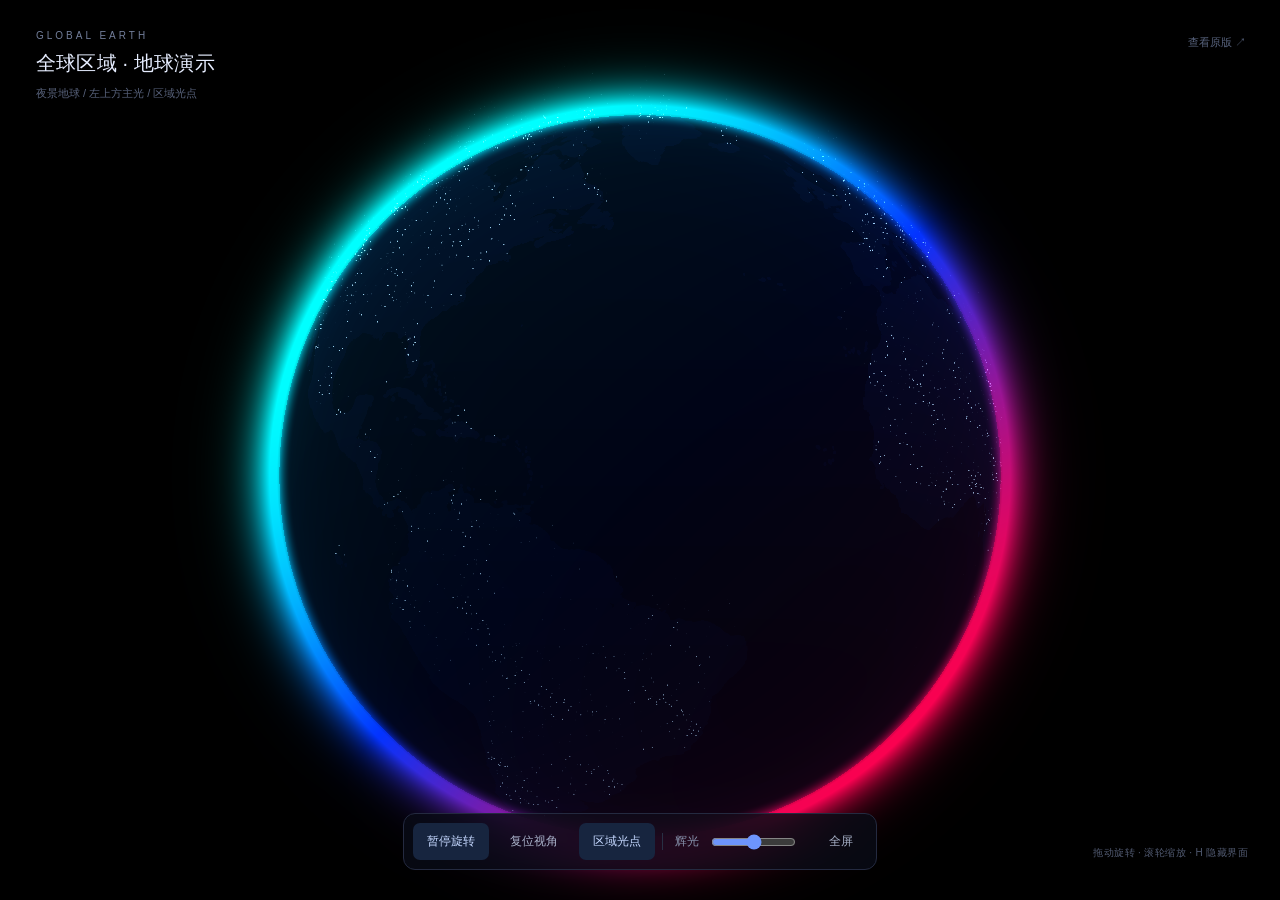
<file: earth-demo/demo.html>
<!DOCTYPE html>
<html lang="zh-CN">
<head>
  <meta charset="UTF-8" />
  <meta name="viewport" content="width=device-width, initial-scale=1.0" />
  <title>Global Earth · 地球演示</title>
  <script>
    if (new URLSearchParams(location.search).get('embed') === 'dashboard') {
      document.documentElement.classList.add('dashboard-embed');
    }
  </script>
  <style>
    * {
      margin: 0;
      padding: 0;
      box-sizing: border-box;
    }
    html,
    body {
      width: 100%;
      height: 100%;
      overflow: hidden;
      background: #000;
      font-family: "Segoe UI", "Microsoft YaHei", sans-serif;
    }

    #app {
      position: fixed;
      inset: 0;
    }

    /* 加载提示层 */
    #loader {
      position: fixed;
      inset: 0;
      display: flex;
      flex-direction: column;
      align-items: center;
      justify-content: center;
      gap: 16px;
      background: radial-gradient(ellipse at center, #06121f 0%, #000 70%);
      color: #9fc3e8;
      z-index: 20;
      transition: opacity 0.6s ease;
    }
    #loader.hidden {
      opacity: 0;
      pointer-events: none;
    }
    #loader .ring {
      width: 54px;
      height: 54px;
      border: 3px solid rgba(120, 180, 255, 0.25);
      border-top-color: #6db4ff;
      border-radius: 50%;
      animation: spin 0.9s linear infinite;
    }
    @keyframes spin {
      to {
        transform: rotate(360deg);
      }
    }
    #loader .label {
      font-size: 15px;
      letter-spacing: 1px;
    }
    #loader .label b {
      color: #cfe6ff;
    }

    /* HUD 说明 */
    #hud {
      position: fixed;
      left: 18px;
      bottom: 16px;
      color: rgba(210, 232, 255, 0.82);
      font-size: 13px;
      line-height: 1.7;
      background: rgba(6, 16, 30, 0.45);
      border: 1px solid rgba(120, 180, 255, 0.18);
      border-radius: 10px;
      padding: 12px 16px;
      backdrop-filter: blur(6px);
      z-index: 10;
      max-width: 300px;
    }
    #hud h1 {
      font-size: 15px;
      color: #bfe0ff;
      margin-bottom: 6px;
      font-weight: 600;
    }
    #hud .k {
      color: #6db4ff;
    }

    /* 信息指示 */
    #status {
      position: fixed;
      left: 18px;
      top: 16px;
      color: rgba(210, 232, 255, 0.9);
      font-size: 13px;
      background: rgba(6, 16, 30, 0.45);
      border: 1px solid rgba(120, 180, 255, 0.18);
      border-radius: 10px;
      padding: 8px 14px;
      backdrop-filter: blur(6px);
      z-index: 10;
    }
    #status b {
      color: #cfe6ff;
    }
    #status .dim {
      color: #7ba6d6;
    }

    /* 语言切换（右上角） */
    #langBar {
      position: fixed;
      right: 18px;
      top: 16px;
      display: flex;
      align-items: center;
      gap: 8px;
      color: rgba(210, 232, 255, 0.9);
      font-size: 13px;
      background: rgba(6, 16, 30, 0.45);
      border: 1px solid rgba(120, 180, 255, 0.18);
      border-radius: 10px;
      padding: 8px 12px;
      backdrop-filter: blur(6px);
      z-index: 30;
    }
    #langBar .navicon {
      font-size: 15px;
      color: #9fc3e8;
    }
    #langBar select {
      background: rgba(20, 40, 64, 0.9);
      color: #dff1ff;
      border: 1px solid rgba(120, 180, 255, 0.25);
      border-radius: 6px;
      padding: 5px 8px;
      font-size: 13px;
      outline: none;
      cursor: pointer;
    }
    #langBar select option {
      background: #0a1728;
      color: #dff1ff;
    }
    #langBar button {
      background: none;
      border: 1px solid rgba(120, 180, 255, 0.3);
      color: #9fc3e8;
      border-radius: 6px;
      padding: 4px 9px;
      font-size: 13px;
      cursor: pointer;
      line-height: 1.2;
    }
    #langBar button:hover {
      background: rgba(63, 140, 200, 0.35);
      color: #dff1ff;
    }

    canvas {
      display: block;
    }

    /* 保存/操作提示 toast */
    #toast {
      position: fixed;
      left: 50%;
      top: 20px;
      transform: translateX(-50%) translateY(-12px);
      background: rgba(6, 16, 30, 0.92);
      color: #dff1ff;
      border: 1px solid rgba(120, 180, 255, 0.35);
      padding: 9px 18px;
      border-radius: 20px;
      font-size: 14px;
      box-shadow: 0 6px 20px rgba(0, 0, 0, 0.4);
      opacity: 0;
      pointer-events: none;
      transition: opacity 0.3s ease, transform 0.3s ease;
      z-index: 30;
    }
    #toast.show {
      opacity: 1;
      transform: translateX(-50%) translateY(0);
    }

    /* 让 lil-gui 面板可滚动，保证所有参数（含保存按钮）都能看到 */
    .lil-gui.root,
    .lil-gui {
      max-height: calc(100vh - 24px);
      overflow-y: auto;
      overflow-x: hidden;
    }
    .lil-gui::-webkit-scrollbar {
      width: 8px;
    }
    .lil-gui::-webkit-scrollbar-thumb {
      background: rgba(120, 180, 255, 0.3);
      border-radius: 4px;
    }

    /* 飞线设置表格面板 */
    #flightPanel {
      position: fixed;
      left: 18px;
      top: 88px;
      width: 440px;
      max-height: calc(100vh - 210px);
      display: flex;
      flex-direction: column;
      background: rgba(6, 16, 30, 0.72);
      border: 1px solid rgba(120, 180, 255, 0.25);
      border-radius: 12px;
      color: #dff1ff;
      font-size: 13px;
      z-index: 12;
      backdrop-filter: blur(8px);
      overflow: hidden;
      transition: transform 0.25s ease, opacity 0.25s ease;
    }
    #flightPanel.collapsed .body,
    #flightPanel.collapsed .foot {
      display: none;
    }
    #flightPanel header {
      display: flex;
      align-items: center;
      justify-content: space-between;
      padding: 9px 12px;
      border-bottom: 1px solid rgba(120, 180, 255, 0.2);
      font-weight: 600;
      color: #bfe0ff;
    }
    #flightPanel header button {
      background: none;
      border: none;
      color: #8fb8e8;
      cursor: pointer;
      font-size: 13px;
    }
    #flightPanel .body {
      overflow-y: auto;
      padding: 8px 10px;
    }
    #flightPanel table {
      width: 100%;
      border-collapse: collapse;
    }
    #flightPanel th {
      text-align: left;
      color: #7ba6d6;
      font-weight: 600;
      padding: 3px 4px;
      font-size: 12px;
    }
    #flightPanel td {
      padding: 3px 4px;
    }
    #flightPanel select {
      width: 100%;
      background: rgba(20, 40, 64, 0.9);
      color: #dff1ff;
      border: 1px solid rgba(120, 180, 255, 0.25);
      border-radius: 6px;
      padding: 5px 6px;
      font-size: 13px;
      outline: none;
    }
    #flightPanel .btns {
      white-space: nowrap;
    }
    #flightPanel .btns button {
      width: 24px;
      height: 24px;
      border-radius: 6px;
      border: 1px solid rgba(120, 180, 255, 0.3);
      background: rgba(40, 70, 110, 0.6);
      color: #dff1ff;
      cursor: pointer;
      font-size: 15px;
      line-height: 1;
      margin-right: 3px;
    }
    #flightPanel .btns button.add:hover {
      background: #2f6f9f;
    }
    #flightPanel .btns button.del:hover {
      background: #a04040;
    }
    #flightPanel .addgroup {
      width: 100%;
      margin-top: 8px;
      padding: 7px 8px;
      border: none;
      border-radius: 8px;
      cursor: pointer;
      background: rgba(63, 120, 180, 0.25);
      color: #cfe6ff;
      font-size: 13px;
    }
    #flightPanel .addgroup:hover {
      background: rgba(63, 140, 200, 0.4);
    }
    #flightPanel .foot {
      padding: 8px 12px;
      border-top: 1px solid rgba(120, 180, 255, 0.2);
      color: #7ba6d6;
      font-size: 11px;
      line-height: 1.6;
    }

    /* 视图切换（地球 / 中国地图） */
    #viewToggle {
      position: fixed;
      right: 18px;
      bottom: 18px;
      background: rgba(6, 16, 30, 0.6);
      color: #dff1ff;
      border: 1px solid rgba(120, 180, 255, 0.3);
      border-radius: 8px;
      padding: 7px 12px;
      font-size: 13px;
      cursor: pointer;
      z-index: 12;
      backdrop-filter: blur(6px);
    }
    #viewToggle:hover {
      background: rgba(63, 140, 200, 0.35);
      color: #dff1ff;
    }

    /* 画布录屏（WebM/VP9 无损）：位于视图切换按钮上方 */
    #recordBar {
      position: fixed;
      right: 18px;
      bottom: 60px;
      display: flex;
      align-items: center;
      gap: 8px;
      z-index: 12;
      backdrop-filter: blur(6px);
    }
    #recordBtn {
      background: rgba(6, 16, 30, 0.6);
      color: #dff1ff;
      border: 1px solid rgba(120, 180, 255, 0.3);
      border-radius: 8px;
      padding: 7px 12px;
      font-size: 13px;
      cursor: pointer;
      min-width: 72px;
      text-align: center;
      white-space: nowrap;
    }
    #recordBtn:hover {
      background: rgba(63, 140, 200, 0.35);
      color: #dff1ff;
    }
    #recordBtn.recording {
      background: rgba(220, 60, 60, 0.9);
      color: #fff;
      border-color: rgba(255, 150, 150, 0.6);
      animation: recPulse 1.15s ease-in-out infinite;
    }
    @keyframes recPulse {
      0%, 100% { opacity: 1; }
      50% { opacity: 0.5; }
    }
    #recordQuality {
      background: rgba(6, 16, 30, 0.6);
      color: #dff1ff;
      border: 1px solid rgba(120, 180, 255, 0.3);
      border-radius: 8px;
      padding: 6px 8px;
      font-size: 12px;
      cursor: pointer;
    }
    #recordQuality:disabled {
      opacity: 0.5;
      cursor: not-allowed;
    }

    /* China 模式：隐藏地球相关 UI（中国地图自身的 .china-gui 面板由 JS 控制显示） */
    body.china-mode .lil-gui:not(.china-gui):not(.china-gui .lil-gui),
    body.china-mode #flightPanel,
    body.china-mode #hud,
    body.china-mode #status {
      display: none;
    }

    /* 中国地图工具提示 */
    #chinaTooltip {
      position: fixed;
      z-index: 40;
      pointer-events: none;
      background: rgba(6, 16, 30, 0.92);
      border: 1px solid rgba(120, 180, 255, 0.4);
      color: #dff1ff;
      padding: 5px 12px;
      border-radius: 6px;
      font-size: 13px;
      box-shadow: 0 6px 18px rgba(0, 0, 0, 0.45);
    }

    /* 中国地图标题 + 返回 */
    #chinaHeader {
      position: fixed;
      left: 18px;
      top: 16px;
      display: flex;
      align-items: center;
      gap: 10px;
      background: rgba(6, 16, 30, 0.6);
      border: 1px solid rgba(120, 180, 255, 0.3);
      border-radius: 8px;
      padding: 8px 12px;
      z-index: 12;
      backdrop-filter: blur(6px);
    }
    #chinaTitle {
      color: #bfe0ff;
      font-size: 14px;
      font-weight: 600;
    }
    #chinaBack {
      background: none;
      border: 1px solid rgba(120, 180, 255, 0.3);
      color: #9fc3e8;
      border-radius: 6px;
      padding: 4px 10px;
      font-size: 13px;
      cursor: pointer;
    }
    #chinaBack:hover {
      background: rgba(63, 140, 200, 0.35);
      color: #dff1ff;
    }
    #chinaEarthBack {
      background: none;
      border: 1px solid rgba(255, 210, 74, 0.4);
      color: #ffd24a;
      border-radius: 6px;
      padding: 4px 10px;
      font-size: 13px;
      cursor: pointer;
    }
    #chinaEarthBack:hover {
      background: rgba(255, 210, 74, 0.2);
      color: #fff6d8;
    }

    /* China 模式加载提示 */
    #chinaLoading {
      position: fixed;
      left: 50%;
      top: 50%;
      transform: translate(-50%, -50%);
      color: #9fc3e8;
      font-size: 15px;
      z-index: 40;
    }

    /* 下钻失败 / 无数据提示 */
    .chinaToast {
      position: fixed;
      left: 50%;
      top: 24px;
      transform: translateX(-50%);
      background: rgba(6, 16, 30, 0.94);
      color: #dff1ff;
      border: 1px solid rgba(255, 180, 120, 0.4);
      padding: 9px 18px;
      border-radius: 8px;
      font-size: 14px;
      z-index: 50;
      opacity: 1;
      transition: opacity 0.35s ease, transform 0.35s ease;
    }
    .chinaToast.hide {
      opacity: 0;
      transform: translateX(-50%) translateY(-10px);
    }
  </style>

  <script type="importmap">
    {
      "imports": {
        "three": "./vendor/three.module.js",
        "three/addons/": "./vendor/",
        "lil-gui": "./vendor/lil-gui.esm.js"
      }
    }
  </script>

<style>
  #langBar, #viewToggle, #recordBar, #status, #hud, #flightPanel,
  .lil-gui, #earthChinaTip, #chinaHeader, #chinaLoading { display: none !important; }
  #loader.hidden { visibility: hidden; }
  body { background: #000; color: #e6edff; font-family: -apple-system,BlinkMacSystemFont,"Segoe UI","PingFang SC",sans-serif; }
  .presentation-head { position:fixed; top:30px; left:36px; z-index:6; pointer-events:none; transition:opacity .3s; }
  .eyebrow { font-size:10px; font-weight:500; letter-spacing:3px; color:#727e9a; }
  .presentation-head h1 { font-size:20px; font-weight:500; letter-spacing:.2px; margin-top:9px; }
  .presentation-head small { display:block; margin-top:9px; color:#57617a; font-size:11px; }
  .demo-controls { position:fixed; z-index:10; bottom:30px; left:50%; transform:translateX(-50%); display:flex; gap:7px; align-items:center; padding:9px; border:1px solid #242a40; background:rgba(9,12,23,.82); border-radius:12px; backdrop-filter:blur(20px); transition:opacity .3s; white-space:nowrap; }
  .demo-controls button { border:1px solid transparent; padding:9px 13px; background:transparent; border-radius:7px; color:#aab3ca; cursor:pointer; font:inherit; font-size:12px; }
  .demo-controls button:hover { color:#fff; background:#1a2238; }
  .demo-controls button[aria-pressed=true] { background:#17253f; color:#c5d8ff; }
  .demo-controls label { border-left:1px solid #283044; padding:0 12px; display:flex; gap:12px; align-items:center; font-size:12px; color:#8793ad; }
  .demo-controls input { width:85px; accent-color:#6d94fc; }
  .help { position:fixed; bottom:40px; right:32px; z-index:5; font-size:10px; color:#505970; letter-spacing:.4px; transition:opacity .3s; pointer-events:none; }
  .source-link { position:fixed; top:35px; right:34px; z-index:8; color:#56617b; font-size:11px; text-decoration:none; transition:opacity .3s; }
  .source-link:hover { color:#b6c6e7; }
  body.clean .demo-controls, body.clean .presentation-head, body.clean .help, body.clean .source-link { opacity:0; pointer-events:none; }
  :focus-visible { outline:2px solid #8eacff; outline-offset:3px; }
  @media (max-width:900px) { .help { bottom:100px; right:50%; transform:translateX(50%); white-space:nowrap; } }
  @media (max-width:600px) { .presentation-head { left:22px; top:24px; } .presentation-head h1 { font-size:17px; } .source-link { right:22px; top:27px; font-size:10px; } .demo-controls { width:calc(100% - 24px); bottom:18px; gap:2px; flex-wrap:wrap; justify-content:center; } .demo-controls button { padding:8px 10px; } .demo-controls label { padding:0 8px; } .demo-controls input { width:62px; } .help { bottom:118px; } }
  html.dashboard-embed, .dashboard-embed body { background: transparent; }
  .dashboard-embed .presentation-head, .dashboard-embed .demo-controls,
  .dashboard-embed .help, .dashboard-embed .source-link { display: none; }
  .dashboard-embed #loader { background: transparent; }
  .dashboard-embed #loader .label { font-size: 12px; color: #7e90b0; }
  .dashboard-embed canvas { touch-action: none; }
  .dashboard-embed #app { opacity: 0; }
  .dashboard-embed body.ready #app { opacity: 1; }
  .dashboard-embed #loader { display: none; }
  .dashboard-embed body.load-failed #loader { display: flex; }

</style>
</head>
<body>
  <div id="app"></div>

  <!-- 加载层 -->
  <div id="loader">
    <div class="ring"></div>
    <div class="label"><span data-i18n="loader.text">正在加载地球纹理</span> <b id="progress">0%</b></div>
  </div>

  <!-- 操作提示 -->
  <div id="toast"></div>

  <!-- 语言切换 -->
  <div id="langBar">
    <span class="navicon">🌐</span>
    <select id="langSelect" data-i18n-title="lang.placeholder"></select>
    <button id="langRefresh" data-i18n-title="lang.refreshTitle" title="刷新语言列表">⟳</button>
  </div>

  <!-- 视图切换（地球 / 中国地图） -->
  <button id="viewToggle">🗺️ 中国地图</button>

  <!-- 画布录屏（WebM/VP9 无损 + 低占用） -->
  <div id="recordBar">
    <button id="recordBtn" data-i18n="rec.start">🎬 录制</button>
    <select id="recordQuality" data-i18n-title="rec.title" title="画质">
      <option value="high" data-i18n="rec.qualityHigh">高画质</option>
      <option value="mid" selected data-i18n="rec.qualityMid">均衡</option>
      <option value="small" data-i18n="rec.qualitySmall">高压缩</option>
    </select>
  </div>

  <!-- 状态信息 -->
  <div id="status">
    <span data-i18n="status.sourcePrefix">地图来源：</span><b>NASA Blue Marble</b><span data-i18n="status.sourceSuffix"> · 贴图：8K</span><br />
    <span class="dim" data-i18n="status.features">昼夜交替 &nbsp;·&nbsp; 云层 &nbsp;·&nbsp; 大气辉光 &nbsp;·&nbsp; 星空闪烁 &nbsp;·&nbsp; 护罩·能量波</span>
  </div>

  <!-- 操作说明 -->
  <div id="hud">
    <h1 data-i18n="hud.title">🌍 三维真实地球</h1>
    <div><span class="k" data-i18n="hud.drag">拖动</span><span data-i18n="hud.dragDesc">：旋转视角</span></div>
    <div><span class="k" data-i18n="hud.scroll">滚轮</span><span data-i18n="hud.scrollDesc">：缩放</span></div>
    <div><span class="k" data-i18n="hud.pan">右键拖动</span><span data-i18n="hud.panDesc">：平移</span></div>
    <div style="margin-top:6px;opacity:.75" data-i18n="hud.note">
      已移除太阳与月球，仅保留昼夜光照。
    </div>
  </div>

  <!-- 飞线设置表格 -->
  <div id="flightPanel">
    <header>
      <span class="title" data-i18n="flight.title">✈️ 飞线设置</span>
      <button id="flightPanelToggle" data-i18n-title="flight.collapseTitle" title="收起/展开" data-i18n="flight.collapse">收起</button>
    </header>
    <div class="body">
      <table>
        <thead>
          <tr><th data-i18n="flight.colSource">起点城市</th><th data-i18n="flight.colTarget">终点城市</th><th data-i18n="flight.colAction">操作</th></tr>
        </thead>
        <tbody id="flightTbody"></tbody>
      </table>
      <button id="flightAddGroup" class="addgroup" data-i18n="flight.addGroup">＋ 新增分组（1 起点 + n 终点）</button>
    </div>
    <div class="foot" data-i18n="flight.foot">
      同一行：起点=该组开头城市，终点=该组一个终点。点「＋」复制本行起点以增加同一组的终点；「－」删除本行。
    </div>
  </div>

  
  <header class="presentation-head"><p class="eyebrow">GLOBAL EARTH</p><h1>全球区域 · 地球演示</h1><small>夜景地球 / 左上方主光 / 区域光点</small></header>
  <a class="source-link" href="./index.html" target="_blank" rel="noopener">查看原版 ↗</a>
  <nav class="demo-controls" aria-label="地球演示控制">
    <button id="rotate" aria-pressed="false">自动旋转</button>
    <button id="reset">复位视角</button>
    <button id="points" aria-pressed="true">区域光点</button>
    <label>辉光 <input id="glow" aria-label="辉光强度" type="range" min="0" max="2" step="0.05" value="1"></label>
    <button id="fullscreen">全屏</button>
  </nav>
  <p class="help">拖动旋转 · 滚轮缩放 · H 隐藏界面</p>
  <script type="module">
    try { await import('./js/presentation.js?v=20261105-particle-polish'); }
    catch (error) {
      document.body.classList.add('load-failed');
      document.querySelector('#loader .label').textContent = '地球加载失败，请刷新页面重试';
      document.getElementById('loader').classList.remove('hidden');
      if (parent !== window) parent.postMessage({type:'earth:failed'}, location.origin);
      console.error(error);
    }
  </script>
</body>
</html>
</file>
